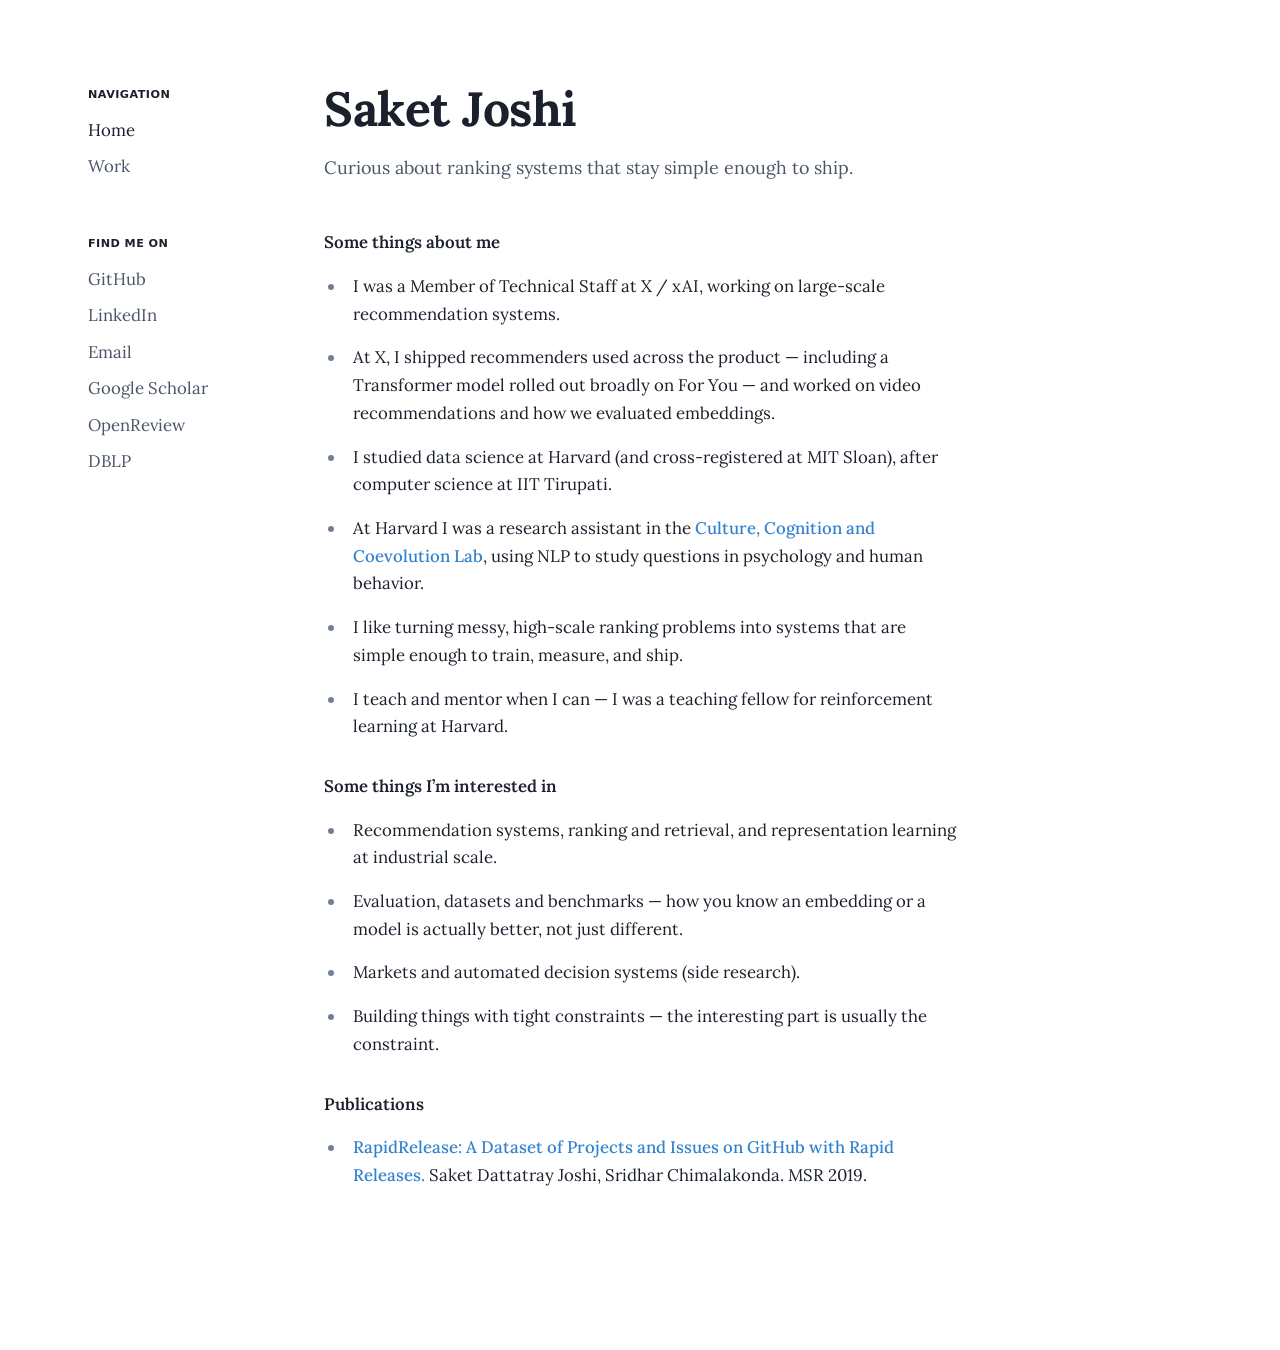
<file: index.html>
<!DOCTYPE html>
<html lang="en">
<head>
  <meta charset="utf-8" />
  <meta name="viewport" content="width=device-width, initial-scale=1" />
  <title>Saket Joshi</title>
  <meta name="description" content="Machine learning engineer — large-scale recommenders, evaluation, and systems that ship." />
  <meta name="robots" content="index,follow" />
  <meta property="og:title" content="Saket Joshi" />
  <meta property="og:description" content="Machine learning engineer — large-scale recommenders, evaluation, and systems that ship." />
  <link rel="preconnect" href="https://fonts.googleapis.com" />
  <link rel="preconnect" href="https://fonts.gstatic.com" crossorigin />
  <link href="https://fonts.googleapis.com/css2?family=Lora:ital,wght@0,400;0,500;0,600;0,700;1,400&display=swap" rel="stylesheet" />
  <link rel="stylesheet" href="css/styles.css" />
</head>
<body>
  <header class="top-bar">
    <div class="top-bar-inner">
      <nav class="top-links" aria-label="Primary">
        <a href="index.html" aria-current="page">Home</a>
        <a href="work/index.html">Work</a>
      </nav>
      <button type="button" class="menu-btn" id="menu-btn" aria-label="Menu" aria-expanded="false" aria-controls="mobile-panel">
        <svg viewBox="0 0 24 24" fill="none" stroke="currentColor" stroke-width="2" stroke-linecap="round" aria-hidden="true">
          <line x1="3" y1="6" x2="21" y2="6"></line>
          <line x1="3" y1="12" x2="21" y2="12"></line>
          <line x1="3" y1="18" x2="21" y2="18"></line>
        </svg>
      </button>
    </div>
  </header>

  <div class="mobile-panel" id="mobile-panel">
    <p class="label">Navigation</p>
    <a href="index.html" aria-current="page">Home</a>
    <a href="work/index.html">Work</a>
    <p class="label">Find me on</p>
    <a href="https://github.com/saketrule" target="_blank" rel="noopener">GitHub</a>
    <a href="https://www.linkedin.com/in/saket-dattatray-joshi" target="_blank" rel="noopener">LinkedIn</a>
    <a href="mailto:saketrule@gmail.com">Email</a>
    <a href="https://scholar.google.com/citations?user=wfl7wA8AAAAJ" target="_blank" rel="noopener">Google Scholar</a>
    <a href="https://openreview.net/profile?id=~Saket_Joshi2" target="_blank" rel="noopener">OpenReview</a>
    <a href="https://dblp.org/pid/243/2549.html" target="_blank" rel="noopener">DBLP</a>
  </div>

  <aside class="side-nav" aria-label="Sidebar">
    <div class="group">
      <p class="label">Navigation</p>
      <a href="index.html" aria-current="page">Home</a>
      <a href="work/index.html">Work</a>
      </div>
    <div class="group">
      <p class="label">Find me on</p>
      <a href="https://github.com/saketrule" target="_blank" rel="noopener">GitHub</a>
      <a href="https://www.linkedin.com/in/saket-dattatray-joshi" target="_blank" rel="noopener">LinkedIn</a>
      <a href="mailto:saketrule@gmail.com">Email</a>
      <a href="https://scholar.google.com/citations?user=wfl7wA8AAAAJ" target="_blank" rel="noopener">Google Scholar</a>
      <a href="https://openreview.net/profile?id=~Saket_Joshi2" target="_blank" rel="noopener">OpenReview</a>
      <a href="https://dblp.org/pid/243/2549.html" target="_blank" rel="noopener">DBLP</a>
    </div>
  </aside>

  <main class="shell">
    <article>
      <h1>Saket Joshi</h1>
      <p class="lede">Curious about ranking systems that stay simple enough to ship.</p>

      <p><strong>Some things about me</strong></p>
      <ul class="plain">
        <li>I was a Member of Technical Staff at X / xAI, working on large-scale recommendation systems.</li>
        <li>At X, I shipped recommenders used across the product — including a Transformer model rolled out broadly on For You — and worked on video recommendations and how we evaluated embeddings.</li>
        <li>I studied data science at Harvard (and cross-registered at MIT Sloan), after computer science at IIT Tirupati.</li>
        <li>At Harvard I was a research assistant in the <a href="https://historicalpsychology.fas.harvard.edu/saket-joshi/" target="_blank" rel="noopener">Culture, Cognition and Coevolution Lab</a>, using NLP to study questions in psychology and human behavior.</li>
        <li>I like turning messy, high-scale ranking problems into systems that are simple enough to train, measure, and ship.</li>
        <li>I teach and mentor when I can — I was a teaching fellow for reinforcement learning at Harvard.</li>
      </ul>

      <p><strong>Some things I’m interested in</strong></p>
      <ul class="plain">
        <li>Recommendation systems, ranking and retrieval, and representation learning at industrial scale.</li>
        <li>Evaluation, datasets and benchmarks — how you know an embedding or a model is actually better, not just different.</li>
        <li>Markets and automated decision systems (side research).</li>
        <li>Building things with tight constraints — the interesting part is usually the constraint.</li>
      </ul>

      <p><strong>Publications</strong></p>
      <ul class="plain">
        <li><a href="https://dblp.org/pid/243/2549.html" target="_blank" rel="noopener">RapidRelease: A Dataset of Projects and Issues on GitHub with Rapid Releases.</a> Saket Dattatray Joshi, Sridhar Chimalakonda. MSR 2019.</li>
      </ul>
    </article>
  </main>

  <script src="js/main.js"></script>
</body>
</html>
</file>
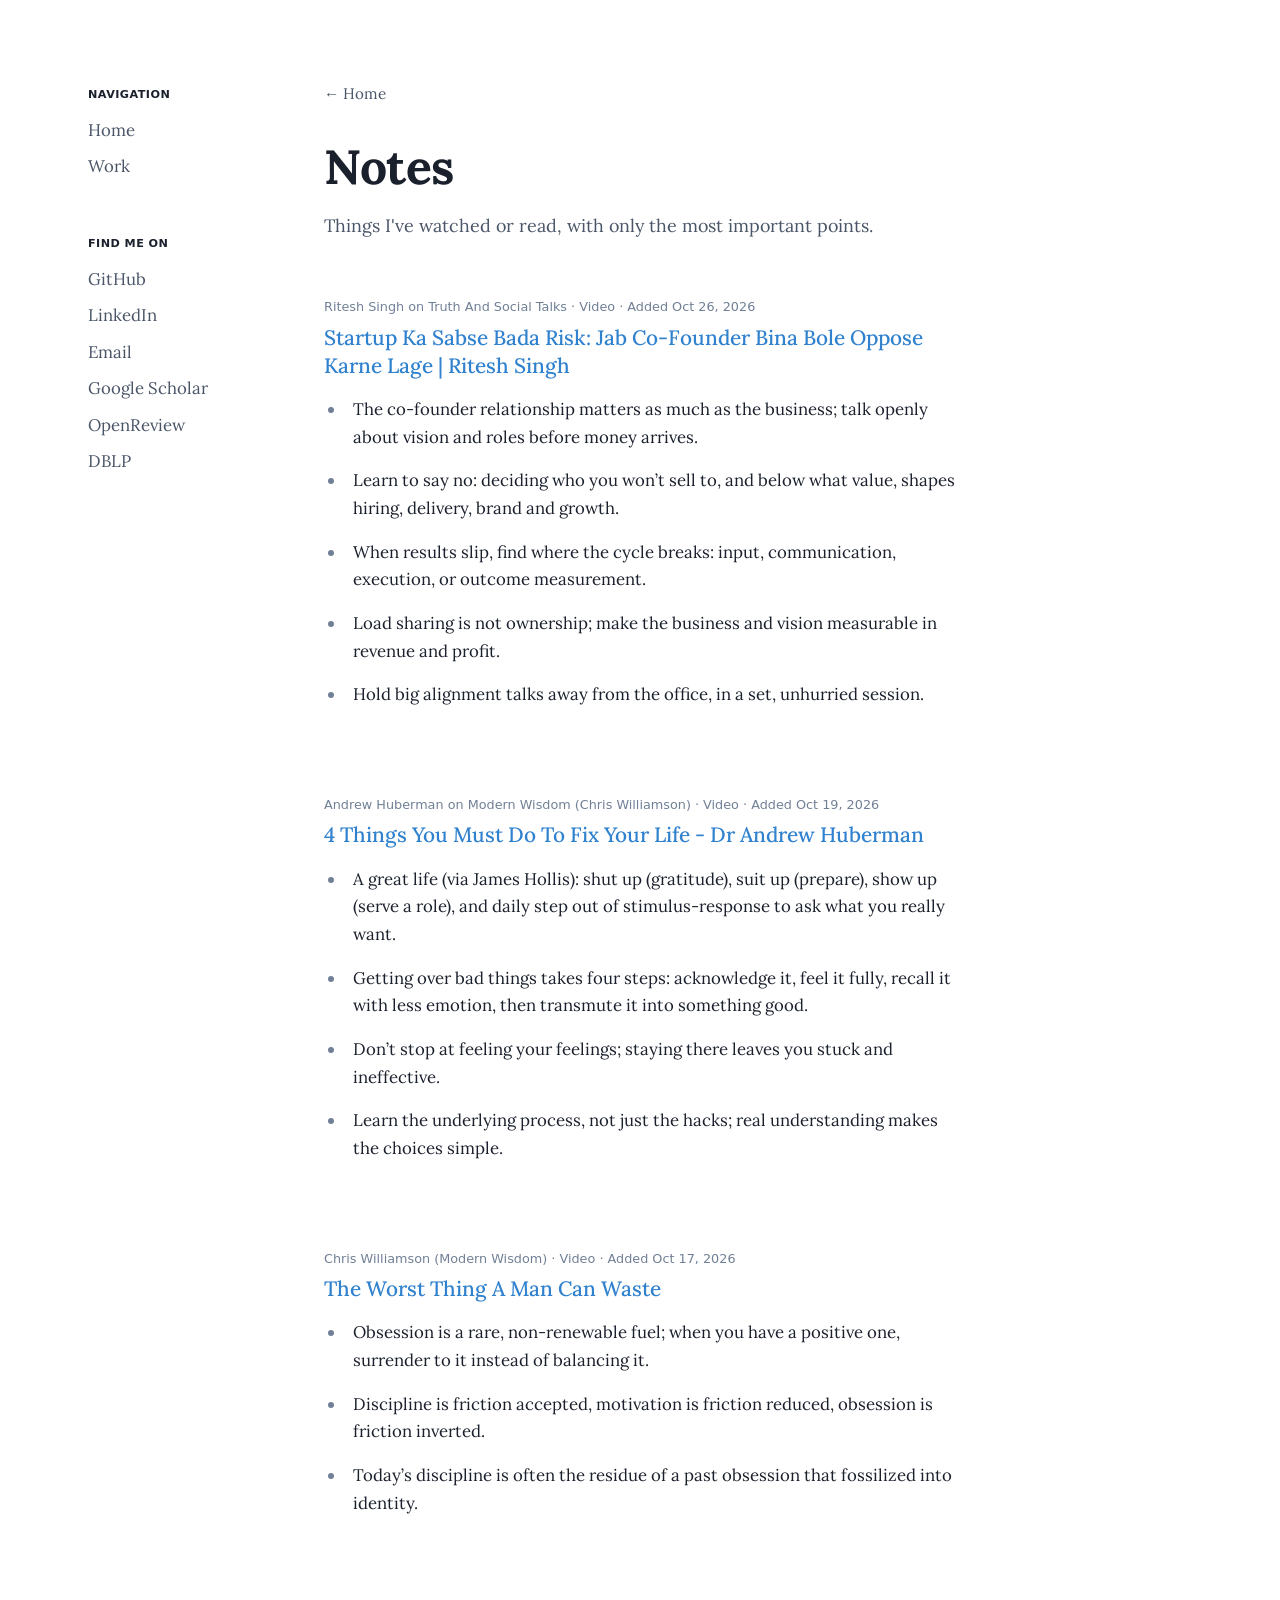
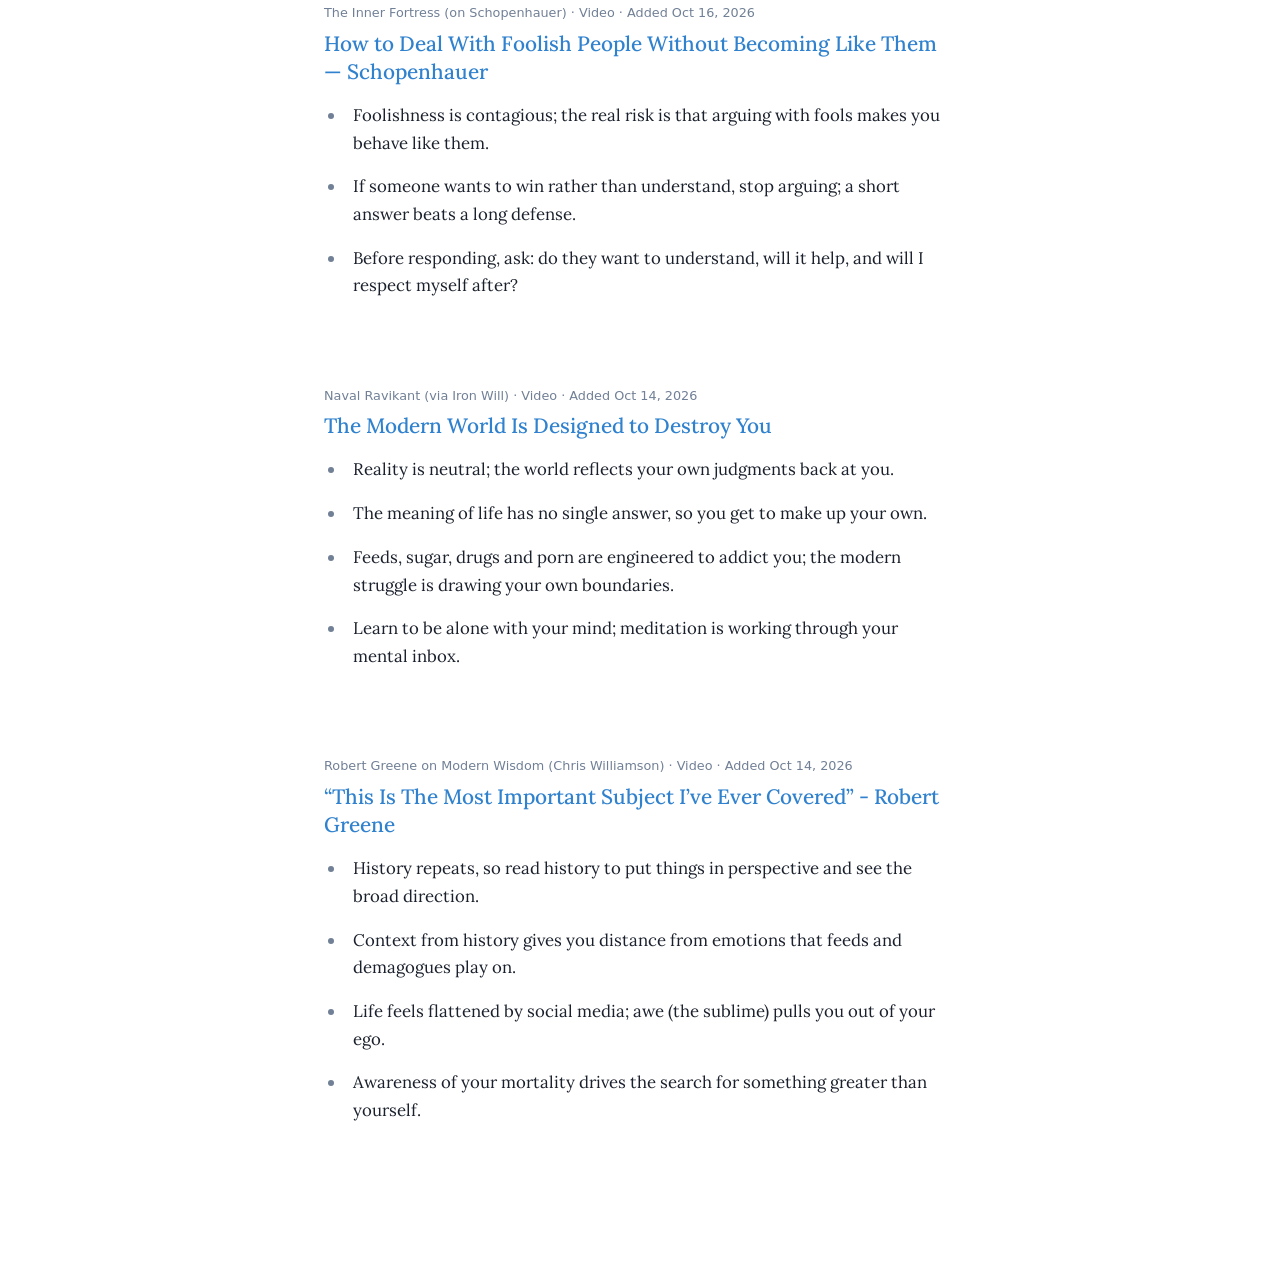
<file: notes/index.html>
<!DOCTYPE html>
<html lang="en">
<head>
  <meta charset="utf-8" />
  <meta name="viewport" content="width=device-width, initial-scale=1" />
  <title>Notes — Saket Joshi</title>
  <meta name="description" content="Things I've watched or read, with only the most important points." />
  <meta name="robots" content="index,follow" />
  <meta property="og:title" content="Notes — Saket Joshi" />
  <meta property="og:description" content="Things I've watched or read, with only the most important points." />
  <link rel="preconnect" href="https://fonts.googleapis.com" />
  <link rel="preconnect" href="https://fonts.gstatic.com" crossorigin />
  <link href="https://fonts.googleapis.com/css2?family=Lora:ital,wght@0,400;0,500;0,600;0,700;1,400&display=swap" rel="stylesheet" />
  <link rel="stylesheet" href="../css/styles.css" />
</head>
<body>
  <header class="top-bar">
    <div class="top-bar-inner">
      <nav class="top-links" aria-label="Primary">
        <a href="../index.html">Home</a>
        <a href="../work/index.html" >Work</a>
      </nav>
      <button type="button" class="menu-btn" id="menu-btn" aria-label="Menu" aria-expanded="false" aria-controls="mobile-panel">
        <svg viewBox="0 0 24 24" fill="none" stroke="currentColor" stroke-width="2" stroke-linecap="round" aria-hidden="true">
          <line x1="3" y1="6" x2="21" y2="6"></line>
          <line x1="3" y1="12" x2="21" y2="12"></line>
          <line x1="3" y1="18" x2="21" y2="18"></line>
        </svg>
      </button>
    </div>
  </header>

  <div class="mobile-panel" id="mobile-panel">
    <p class="label">Navigation</p>
    <a href="../index.html">Home</a>
    <a href="../work/index.html" >Work</a>
    <p class="label">Find me on</p>
    <a href="https://github.com/saketrule" target="_blank" rel="noopener">GitHub</a>
    <a href="https://www.linkedin.com/in/saket-dattatray-joshi" target="_blank" rel="noopener">LinkedIn</a>
    <a href="mailto:saketrule@gmail.com">Email</a>
    <a href="https://scholar.google.com/citations?user=wfl7wA8AAAAJ" target="_blank" rel="noopener">Google Scholar</a>
    <a href="https://openreview.net/profile?id=~Saket_Joshi2" target="_blank" rel="noopener">OpenReview</a>
    <a href="https://dblp.org/pid/243/2549.html" target="_blank" rel="noopener">DBLP</a>
  </div>

  <aside class="side-nav" aria-label="Sidebar">
    <div class="group">
      <p class="label">Navigation</p>
      <a href="../index.html">Home</a>
      <a href="../work/index.html" >Work</a>
      </div>
    <div class="group">
      <p class="label">Find me on</p>
      <a href="https://github.com/saketrule" target="_blank" rel="noopener">GitHub</a>
      <a href="https://www.linkedin.com/in/saket-dattatray-joshi" target="_blank" rel="noopener">LinkedIn</a>
      <a href="mailto:saketrule@gmail.com">Email</a>
      <a href="https://scholar.google.com/citations?user=wfl7wA8AAAAJ" target="_blank" rel="noopener">Google Scholar</a>
      <a href="https://openreview.net/profile?id=~Saket_Joshi2" target="_blank" rel="noopener">OpenReview</a>
      <a href="https://dblp.org/pid/243/2549.html" target="_blank" rel="noopener">DBLP</a>
    </div>
  </aside>

  <main class="shell">
    <article class="">
      <a class="back" href="../index.html">← Home</a>
      <h1>Notes</h1>
      <p class="lede">Things I've watched or read, with only the most important points.</p>

      <!-- Newest first. To add an entry, copy an ENTRY block and paste it at the top of .cards. -->
      <div class="cards">
        <!-- ===== ENTRY: Startup Ka Sabse Bada Risk ===== -->
        <section class="card">
          <p class="meta">Ritesh Singh on Truth And Social Talks · Video · Added Oct 26, 2026</p>
          <h3><a href="https://youtu.be/PRujE97Kyps" target="_blank" rel="noopener">Startup Ka Sabse Bada Risk: Jab Co-Founder Bina Bole Oppose Karne Lage | Ritesh Singh</a></h3>
          <ul class="plain">
            <li>The co-founder relationship matters as much as the business; talk openly about vision and roles before money arrives.</li>
            <li>Learn to say no: deciding who you won’t sell to, and below what value, shapes hiring, delivery, brand and growth.</li>
            <li>When results slip, find where the cycle breaks: input, communication, execution, or outcome measurement.</li>
            <li>Load sharing is not ownership; make the business and vision measurable in revenue and profit.</li>
            <li>Hold big alignment talks away from the office, in a set, unhurried session.</li>
          </ul>
        </section>
        <!-- ===== END ENTRY ===== -->

        <!-- ===== ENTRY: 4 Things You Must Do To Fix Your Life - Dr Andrew Huberman ===== -->
        <section class="card">
          <p class="meta">Andrew Huberman on Modern Wisdom (Chris Williamson) · Video · Added Oct 19, 2026</p>
          <h3><a href="https://youtu.be/fYyzlv1byOM" target="_blank" rel="noopener">4 Things You Must Do To Fix Your Life - Dr Andrew Huberman</a></h3>
          <ul class="plain">
            <li>A great life (via James Hollis): shut up (gratitude), suit up (prepare), show up (serve a role), and daily step out of stimulus-response to ask what you really want.</li>
            <li>Getting over bad things takes four steps: acknowledge it, feel it fully, recall it with less emotion, then transmute it into something good.</li>
            <li>Don’t stop at feeling your feelings; staying there leaves you stuck and ineffective.</li>
            <li>Learn the underlying process, not just the hacks; real understanding makes the choices simple.</li>
          </ul>
        </section>
        <!-- ===== END ENTRY ===== -->

        <!-- ===== ENTRY: The Worst Thing A Man Can Waste ===== -->
        <section class="card">
          <p class="meta">Chris Williamson (Modern Wisdom) · Video · Added Oct 17, 2026</p>
          <h3><a href="https://youtu.be/0GISrdSHUuk" target="_blank" rel="noopener">The Worst Thing A Man Can Waste</a></h3>
          <ul class="plain">
            <li>Obsession is a rare, non-renewable fuel; when you have a positive one, surrender to it instead of balancing it.</li>
            <li>Discipline is friction accepted, motivation is friction reduced, obsession is friction inverted.</li>
            <li>Today’s discipline is often the residue of a past obsession that fossilized into identity.</li>
          </ul>
        </section>
        <!-- ===== END ENTRY ===== -->

        <!-- ===== ENTRY: How to Deal With Foolish People Without Becoming Like Them — Schopenhauer ===== -->
        <section class="card">
          <p class="meta">The Inner Fortress (on Schopenhauer) · Video · Added Oct 16, 2026</p>
          <h3><a href="https://youtu.be/DqJI-sSwQSc" target="_blank" rel="noopener">How to Deal With Foolish People Without Becoming Like Them — Schopenhauer</a></h3>
          <ul class="plain">
            <li>Foolishness is contagious; the real risk is that arguing with fools makes you behave like them.</li>
            <li>If someone wants to win rather than understand, stop arguing; a short answer beats a long defense.</li>
            <li>Before responding, ask: do they want to understand, will it help, and will I respect myself after?</li>
          </ul>
        </section>
        <!-- ===== END ENTRY ===== -->

        <!-- ===== ENTRY: The Modern World Is Designed to Destroy You ===== -->
        <section class="card">
          <p class="meta">Naval Ravikant (via Iron Will) · Video · Added Oct 14, 2026</p>
          <h3><a href="https://youtu.be/NuSwoUn69-Y" target="_blank" rel="noopener">The Modern World Is Designed to Destroy You</a></h3>
          <ul class="plain">
            <li>Reality is neutral; the world reflects your own judgments back at you.</li>
            <li>The meaning of life has no single answer, so you get to make up your own.</li>
            <li>Feeds, sugar, drugs and porn are engineered to addict you; the modern struggle is drawing your own boundaries.</li>
            <li>Learn to be alone with your mind; meditation is working through your mental inbox.</li>
          </ul>
        </section>
        <!-- ===== END ENTRY ===== -->

        <!-- ===== ENTRY: “This Is The Most Important Subject I’ve Ever Covered” - Robert Greene ===== -->
        <section class="card">
          <p class="meta">Robert Greene on Modern Wisdom (Chris Williamson) · Video · Added Oct 14, 2026</p>
          <h3><a href="https://youtu.be/TQHgk-qft-8" target="_blank" rel="noopener">“This Is The Most Important Subject I’ve Ever Covered” - Robert Greene</a></h3>
          <ul class="plain">
            <li>History repeats, so read history to put things in perspective and see the broad direction.</li>
            <li>Context from history gives you distance from emotions that feeds and demagogues play on.</li>
            <li>Life feels flattened by social media; awe (the sublime) pulls you out of your ego.</li>
            <li>Awareness of your mortality drives the search for something greater than yourself.</li>
          </ul>
        </section>
        <!-- ===== END ENTRY ===== -->
      </div>
    </article>
  </main>

  <script src="../js/main.js"></script>
</body>
</html>
</file>
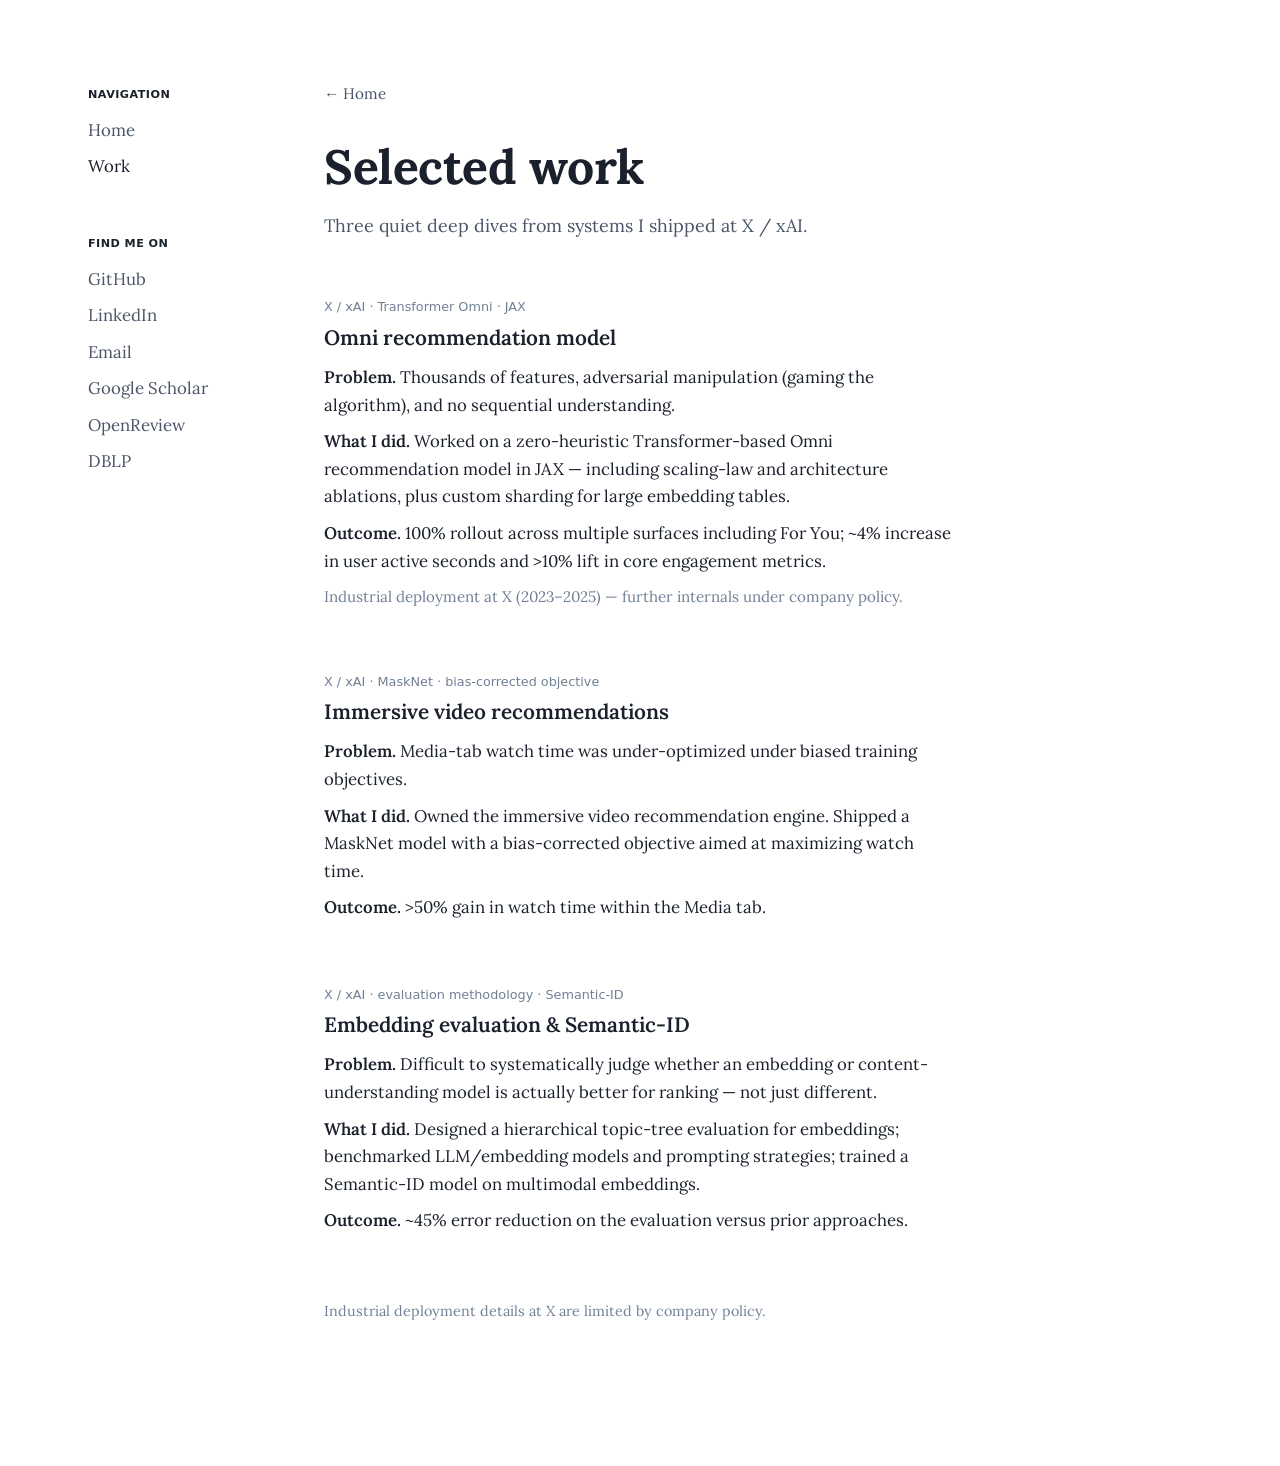
<file: work/index.html>
<!DOCTYPE html>
<html lang="en">
<head>
  <meta charset="utf-8" />
  <meta name="viewport" content="width=device-width, initial-scale=1" />
  <title>Selected work — Saket Joshi</title>
  <meta name="description" content="Omni recommendations, immersive video, and embedding evaluation at industrial scale." />
  <meta name="robots" content="index,follow" />
  <meta property="og:title" content="Selected work — Saket Joshi" />
  <meta property="og:description" content="Omni recommendations, immersive video, and embedding evaluation at industrial scale." />
  <link rel="preconnect" href="https://fonts.googleapis.com" />
  <link rel="preconnect" href="https://fonts.gstatic.com" crossorigin />
  <link href="https://fonts.googleapis.com/css2?family=Lora:ital,wght@0,400;0,500;0,600;0,700;1,400&display=swap" rel="stylesheet" />
  <link rel="stylesheet" href="../css/styles.css" />
</head>
<body>
  <header class="top-bar">
    <div class="top-bar-inner">
      <nav class="top-links" aria-label="Primary">
        <a href="../index.html">Home</a>
        <a href="../work/index.html" aria-current="page">Work</a>
      </nav>
      <button type="button" class="menu-btn" id="menu-btn" aria-label="Menu" aria-expanded="false" aria-controls="mobile-panel">
        <svg viewBox="0 0 24 24" fill="none" stroke="currentColor" stroke-width="2" stroke-linecap="round" aria-hidden="true">
          <line x1="3" y1="6" x2="21" y2="6"></line>
          <line x1="3" y1="12" x2="21" y2="12"></line>
          <line x1="3" y1="18" x2="21" y2="18"></line>
        </svg>
      </button>
    </div>
  </header>

  <div class="mobile-panel" id="mobile-panel">
    <p class="label">Navigation</p>
    <a href="../index.html">Home</a>
    <a href="../work/index.html" aria-current="page">Work</a>
    <p class="label">Find me on</p>
    <a href="https://github.com/saketrule" target="_blank" rel="noopener">GitHub</a>
    <a href="https://www.linkedin.com/in/saket-dattatray-joshi" target="_blank" rel="noopener">LinkedIn</a>
    <a href="mailto:saketrule@gmail.com">Email</a>
    <a href="https://scholar.google.com/citations?user=wfl7wA8AAAAJ" target="_blank" rel="noopener">Google Scholar</a>
    <a href="https://openreview.net/profile?id=~Saket_Joshi2" target="_blank" rel="noopener">OpenReview</a>
    <a href="https://dblp.org/pid/243/2549.html" target="_blank" rel="noopener">DBLP</a>
  </div>

  <aside class="side-nav" aria-label="Sidebar">
    <div class="group">
      <p class="label">Navigation</p>
      <a href="../index.html">Home</a>
      <a href="../work/index.html" aria-current="page">Work</a>
      </div>
    <div class="group">
      <p class="label">Find me on</p>
      <a href="https://github.com/saketrule" target="_blank" rel="noopener">GitHub</a>
      <a href="https://www.linkedin.com/in/saket-dattatray-joshi" target="_blank" rel="noopener">LinkedIn</a>
      <a href="mailto:saketrule@gmail.com">Email</a>
      <a href="https://scholar.google.com/citations?user=wfl7wA8AAAAJ" target="_blank" rel="noopener">Google Scholar</a>
      <a href="https://openreview.net/profile?id=~Saket_Joshi2" target="_blank" rel="noopener">OpenReview</a>
      <a href="https://dblp.org/pid/243/2549.html" target="_blank" rel="noopener">DBLP</a>
    </div>
  </aside>

  <main class="shell">
    <article class="">
      <a class="back" href="../index.html">← Home</a>
      <h1>Selected work</h1>
      <p class="lede">Three quiet deep dives from systems I shipped at X / xAI.</p>

      <div class="cards">
        <section class="card" id="omni">
          <p class="meta">X / xAI · Transformer Omni · JAX</p>
          <h3>Omni recommendation model</h3>
          <p><strong>Problem.</strong> Thousands of features, adversarial manipulation (gaming the algorithm), and no sequential understanding.</p>
          <p><strong>What I did.</strong> Worked on a zero-heuristic Transformer-based Omni recommendation model in JAX — including scaling-law and architecture ablations, plus custom sharding for large embedding tables.</p>
          <p><strong>Outcome.</strong> 100% rollout across multiple surfaces including For You; ~4% increase in user active seconds and &gt;10% lift in core engagement metrics.</p>
          <p class="detail" style="color:#718096;font-size:0.95rem;">Industrial deployment at X (2023–2025) — further internals under company policy.</p>
        </section>

        <section class="card" id="video">
          <p class="meta">X / xAI · MaskNet · bias-corrected objective</p>
          <h3>Immersive video recommendations</h3>
          <p><strong>Problem.</strong> Media-tab watch time was under-optimized under biased training objectives.</p>
          <p><strong>What I did.</strong> Owned the immersive video recommendation engine. Shipped a MaskNet model with a bias-corrected objective aimed at maximizing watch time.</p>
          <p><strong>Outcome.</strong> &gt;50% gain in watch time within the Media tab.</p>
        </section>

        <section class="card" id="embeddings">
          <p class="meta">X / xAI · evaluation methodology · Semantic-ID</p>
          <h3>Embedding evaluation &amp; Semantic-ID</h3>
          <p><strong>Problem.</strong> Difficult to systematically judge whether an embedding or content-understanding model is actually better for ranking — not just different.</p>
          <p><strong>What I did.</strong> Designed a hierarchical topic-tree evaluation for embeddings; benchmarked LLM/embedding models and prompting strategies; trained a Semantic-ID model on multimodal embeddings.</p>
          <p><strong>Outcome.</strong> ~45% error reduction on the evaluation versus prior approaches.</p>
        </section>
      </div>

      <p class="footer-note">Industrial deployment details at X are limited by company policy.</p>

    </article>
  </main>

  <script src="../js/main.js"></script>
</body>
</html>
</file>
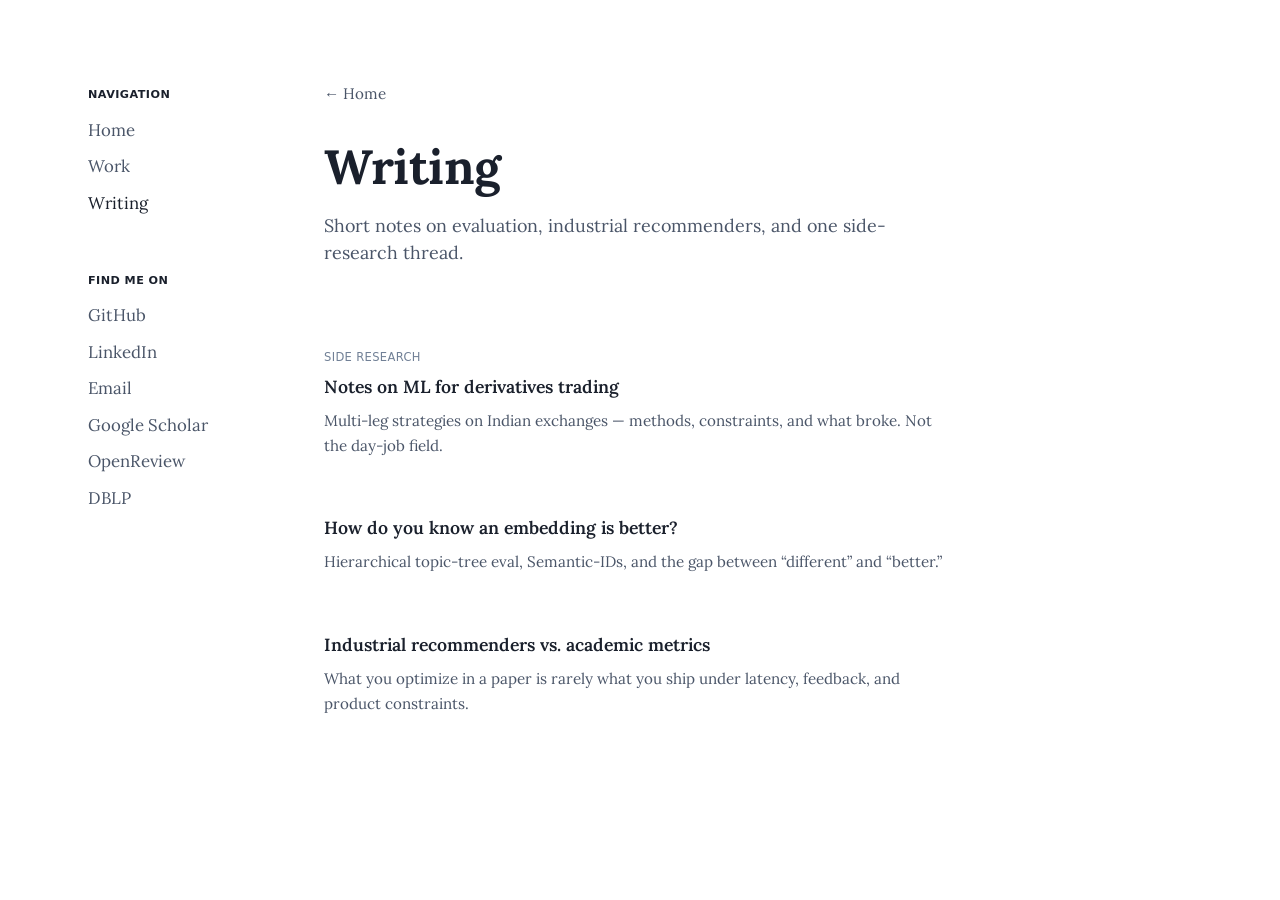
<file: writing/index.html>
<!DOCTYPE html>
<html lang="en">
<head>
  <meta charset="utf-8" />
  <meta name="viewport" content="width=device-width, initial-scale=1" />
  <title>Writing — Saket Joshi</title>
  <meta name="description" content="Notes on evaluation, recommenders, and side research." />
  <meta name="robots" content="index,follow" />
  <meta property="og:title" content="Writing — Saket Joshi" />
  <meta property="og:description" content="Notes on evaluation, recommenders, and side research." />
  <link rel="preconnect" href="https://fonts.googleapis.com" />
  <link rel="preconnect" href="https://fonts.gstatic.com" crossorigin />
  <link href="https://fonts.googleapis.com/css2?family=Lora:ital,wght@0,400;0,500;0,600;0,700;1,400&display=swap" rel="stylesheet" />
  <link rel="stylesheet" href="../css/styles.css" />
</head>
<body>
  <header class="top-bar">
    <div class="top-bar-inner">
      <nav class="top-links" aria-label="Primary">
        <a href="../index.html">Home</a>
        <a href="../work/index.html">Work</a>
        <a href="../writing/index.html" aria-current="page">Writing</a>
      </nav>
      <button type="button" class="menu-btn" id="menu-btn" aria-label="Menu" aria-expanded="false" aria-controls="mobile-panel">
        <svg viewBox="0 0 24 24" fill="none" stroke="currentColor" stroke-width="2" stroke-linecap="round" aria-hidden="true">
          <line x1="3" y1="6" x2="21" y2="6"></line>
          <line x1="3" y1="12" x2="21" y2="12"></line>
          <line x1="3" y1="18" x2="21" y2="18"></line>
        </svg>
      </button>
    </div>
  </header>

  <div class="mobile-panel" id="mobile-panel">
    <p class="label">Navigation</p>
    <a href="../index.html">Home</a>
    <a href="../work/index.html">Work</a>
    <a href="../writing/index.html" aria-current="page">Writing</a>
    <p class="label">Find me on</p>
    <a href="https://github.com/saketrule" target="_blank" rel="noopener">GitHub</a>
    <a href="https://www.linkedin.com/in/saket-dattatray-joshi" target="_blank" rel="noopener">LinkedIn</a>
    <a href="mailto:saketrule@gmail.com">Email</a>
    <a href="https://scholar.google.com/citations?user=wfl7wA8AAAAJ" target="_blank" rel="noopener">Google Scholar</a>
    <a href="https://openreview.net/profile?id=~Saket_Joshi2" target="_blank" rel="noopener">OpenReview</a>
    <a href="https://dblp.org/pid/243/2549.html" target="_blank" rel="noopener">DBLP</a>
  </div>

  <aside class="side-nav" aria-label="Sidebar">
    <div class="group">
      <p class="label">Navigation</p>
      <a href="../index.html">Home</a>
      <a href="../work/index.html">Work</a>
      <a href="../writing/index.html" aria-current="page">Writing</a>
    </div>
    <div class="group">
      <p class="label">Find me on</p>
      <a href="https://github.com/saketrule" target="_blank" rel="noopener">GitHub</a>
      <a href="https://www.linkedin.com/in/saket-dattatray-joshi" target="_blank" rel="noopener">LinkedIn</a>
      <a href="mailto:saketrule@gmail.com">Email</a>
      <a href="https://scholar.google.com/citations?user=wfl7wA8AAAAJ" target="_blank" rel="noopener">Google Scholar</a>
      <a href="https://openreview.net/profile?id=~Saket_Joshi2" target="_blank" rel="noopener">OpenReview</a>
      <a href="https://dblp.org/pid/243/2549.html" target="_blank" rel="noopener">DBLP</a>
    </div>
  </aside>

  <main class="shell">
    <article class="">
      <a class="back" href="../index.html">← Home</a>
      <h1>Writing</h1>
      <p class="lede">Short notes on evaluation, industrial recommenders, and one side-research thread.</p>

      <ul class="write-list">
        <li>
          <p class="tag">Side research</p>
          <a href="ml-for-derivatives.html">Notes on ML for derivatives trading</a>
          <p class="blurb">Multi-leg strategies on Indian exchanges — methods, constraints, and what broke. Not the day-job field.</p>
        </li>
        <li>
          <a href="embedding-evaluation.html">How do you know an embedding is better?</a>
          <p class="blurb">Hierarchical topic-tree eval, Semantic-IDs, and the gap between “different” and “better.”</p>
        </li>
        <li>
          <a href="industrial-recsys.html">Industrial recommenders vs. academic metrics</a>
          <p class="blurb">What you optimize in a paper is rarely what you ship under latency, feedback, and product constraints.</p>
        </li>
      </ul>

    </article>
  </main>

  <script src="../js/main.js"></script>
</body>
</html>
</file>
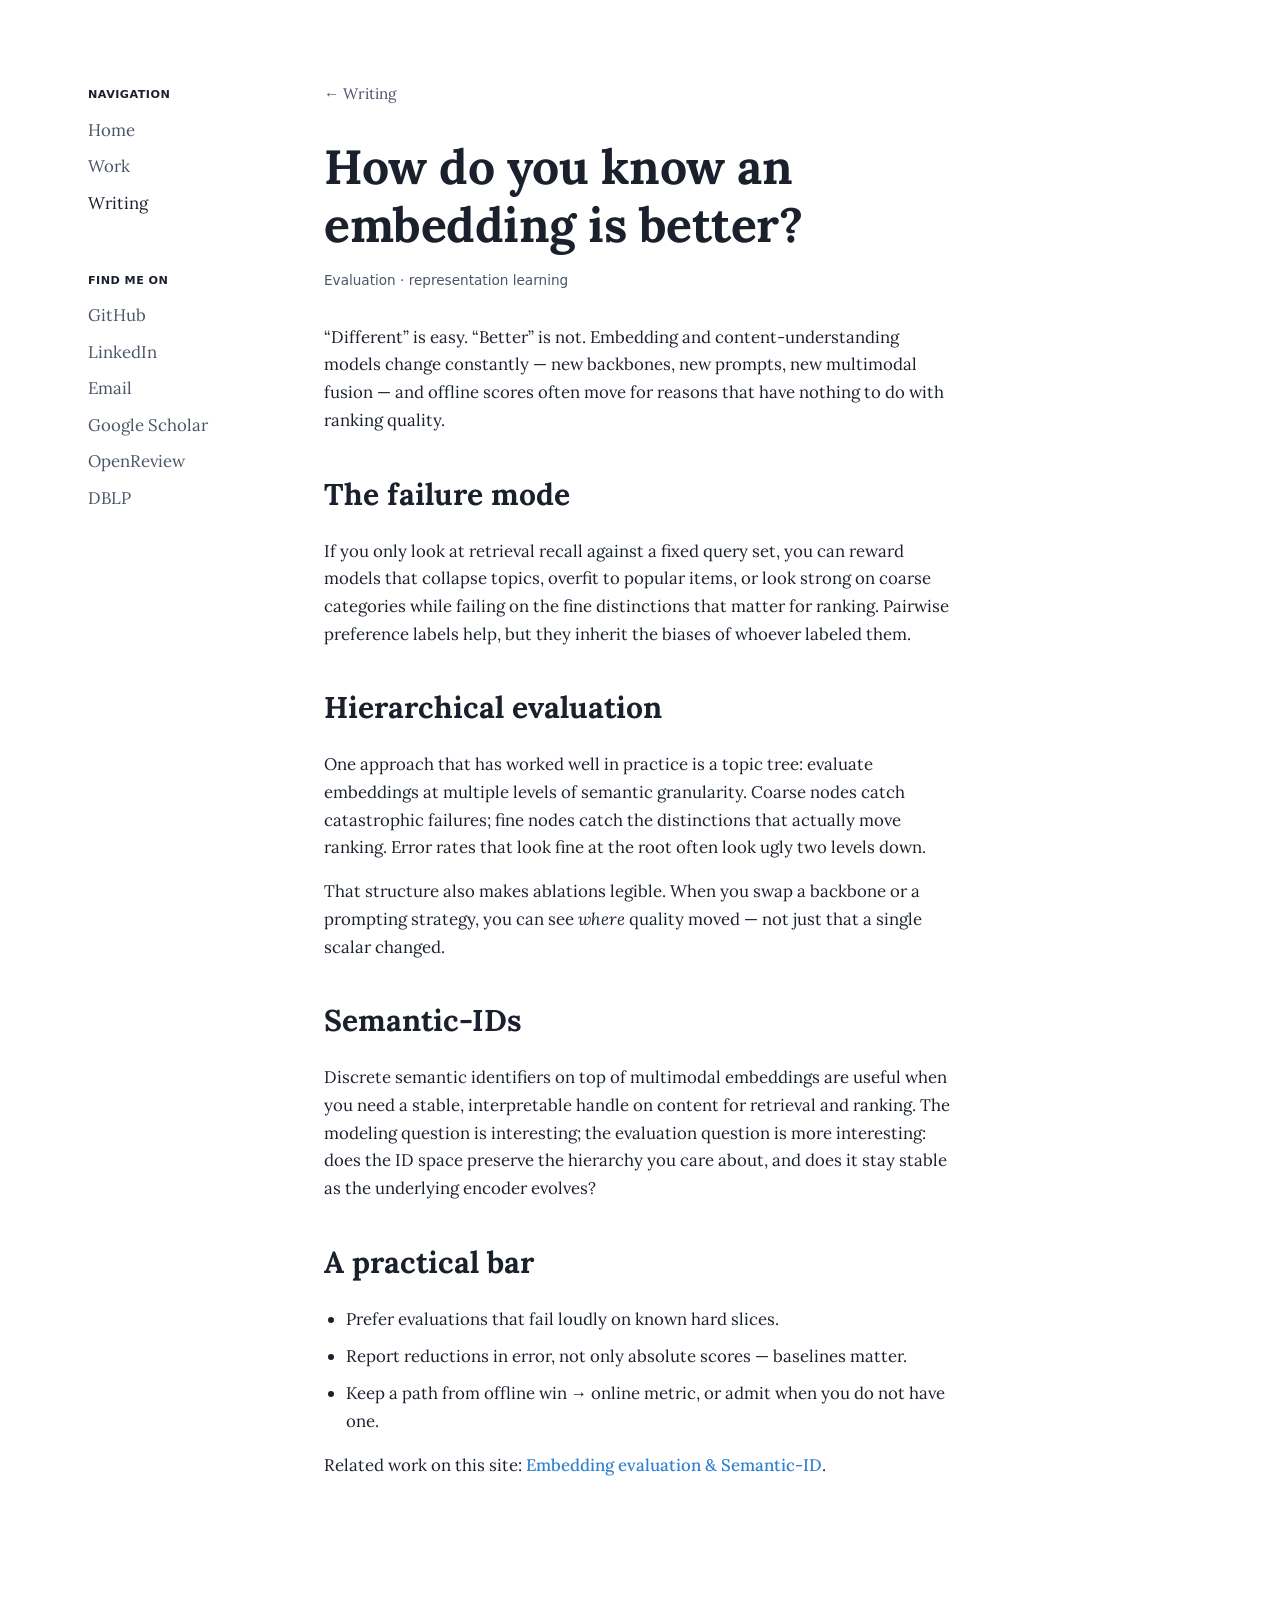
<file: writing/embedding-evaluation.html>
<!DOCTYPE html>
<html lang="en">
<head>
  <meta charset="utf-8" />
  <meta name="viewport" content="width=device-width, initial-scale=1" />
  <title>How do you know an embedding is better? — Saket Joshi</title>
  <meta name="description" content="Hierarchical evaluation, Semantic-IDs, and judging embedding quality honestly." />
  <meta name="robots" content="index,follow" />
  <meta property="og:title" content="How do you know an embedding is better? — Saket Joshi" />
  <meta property="og:description" content="Hierarchical evaluation, Semantic-IDs, and judging embedding quality honestly." />
  <link rel="preconnect" href="https://fonts.googleapis.com" />
  <link rel="preconnect" href="https://fonts.gstatic.com" crossorigin />
  <link href="https://fonts.googleapis.com/css2?family=Lora:ital,wght@0,400;0,500;0,600;0,700;1,400&display=swap" rel="stylesheet" />
  <link rel="stylesheet" href="../css/styles.css" />
</head>
<body>
  <header class="top-bar">
    <div class="top-bar-inner">
      <nav class="top-links" aria-label="Primary">
        <a href="../index.html">Home</a>
        <a href="../work/index.html">Work</a>
        <a href="../writing/index.html" aria-current="page">Writing</a>
      </nav>
      <button type="button" class="menu-btn" id="menu-btn" aria-label="Menu" aria-expanded="false" aria-controls="mobile-panel">
        <svg viewBox="0 0 24 24" fill="none" stroke="currentColor" stroke-width="2" stroke-linecap="round" aria-hidden="true">
          <line x1="3" y1="6" x2="21" y2="6"></line>
          <line x1="3" y1="12" x2="21" y2="12"></line>
          <line x1="3" y1="18" x2="21" y2="18"></line>
        </svg>
      </button>
    </div>
  </header>

  <div class="mobile-panel" id="mobile-panel">
    <p class="label">Navigation</p>
    <a href="../index.html">Home</a>
    <a href="../work/index.html">Work</a>
    <a href="../writing/index.html" aria-current="page">Writing</a>
    <p class="label">Find me on</p>
    <a href="https://github.com/saketrule" target="_blank" rel="noopener">GitHub</a>
    <a href="https://www.linkedin.com/in/saket-dattatray-joshi" target="_blank" rel="noopener">LinkedIn</a>
    <a href="mailto:saketrule@gmail.com">Email</a>
    <a href="https://scholar.google.com/citations?user=wfl7wA8AAAAJ" target="_blank" rel="noopener">Google Scholar</a>
    <a href="https://openreview.net/profile?id=~Saket_Joshi2" target="_blank" rel="noopener">OpenReview</a>
    <a href="https://dblp.org/pid/243/2549.html" target="_blank" rel="noopener">DBLP</a>
  </div>

  <aside class="side-nav" aria-label="Sidebar">
    <div class="group">
      <p class="label">Navigation</p>
      <a href="../index.html">Home</a>
      <a href="../work/index.html">Work</a>
      <a href="../writing/index.html" aria-current="page">Writing</a>
    </div>
    <div class="group">
      <p class="label">Find me on</p>
      <a href="https://github.com/saketrule" target="_blank" rel="noopener">GitHub</a>
      <a href="https://www.linkedin.com/in/saket-dattatray-joshi" target="_blank" rel="noopener">LinkedIn</a>
      <a href="mailto:saketrule@gmail.com">Email</a>
      <a href="https://scholar.google.com/citations?user=wfl7wA8AAAAJ" target="_blank" rel="noopener">Google Scholar</a>
      <a href="https://openreview.net/profile?id=~Saket_Joshi2" target="_blank" rel="noopener">OpenReview</a>
      <a href="https://dblp.org/pid/243/2549.html" target="_blank" rel="noopener">DBLP</a>
    </div>
  </aside>

  <main class="shell">
    <article class="article">
      <a class="back" href="index.html">← Writing</a>
      <h1>How do you know an embedding is better?</h1>
      <p class="meta">Evaluation · representation learning</p>

      <p>“Different” is easy. “Better” is not. Embedding and content-understanding models change constantly — new backbones, new prompts, new multimodal fusion — and offline scores often move for reasons that have nothing to do with ranking quality.</p>

      <h2>The failure mode</h2>
      <p>If you only look at retrieval recall against a fixed query set, you can reward models that collapse topics, overfit to popular items, or look strong on coarse categories while failing on the fine distinctions that matter for ranking. Pairwise preference labels help, but they inherit the biases of whoever labeled them.</p>

      <h2>Hierarchical evaluation</h2>
      <p>One approach that has worked well in practice is a topic tree: evaluate embeddings at multiple levels of semantic granularity. Coarse nodes catch catastrophic failures; fine nodes catch the distinctions that actually move ranking. Error rates that look fine at the root often look ugly two levels down.</p>

      <p>That structure also makes ablations legible. When you swap a backbone or a prompting strategy, you can see <em>where</em> quality moved — not just that a single scalar changed.</p>

      <h2>Semantic-IDs</h2>
      <p>Discrete semantic identifiers on top of multimodal embeddings are useful when you need a stable, interpretable handle on content for retrieval and ranking. The modeling question is interesting; the evaluation question is more interesting: does the ID space preserve the hierarchy you care about, and does it stay stable as the underlying encoder evolves?</p>

      <h2>A practical bar</h2>
      <ul>
        <li>Prefer evaluations that fail loudly on known hard slices.</li>
        <li>Report reductions in error, not only absolute scores — baselines matter.</li>
        <li>Keep a path from offline win → online metric, or admit when you do not have one.</li>
      </ul>

      <p>Related work on this site: <a href="../work/index.html#embeddings">Embedding evaluation &amp; Semantic-ID</a>.</p>

    </article>
  </main>

  <script src="../js/main.js"></script>
</body>
</html>
</file>
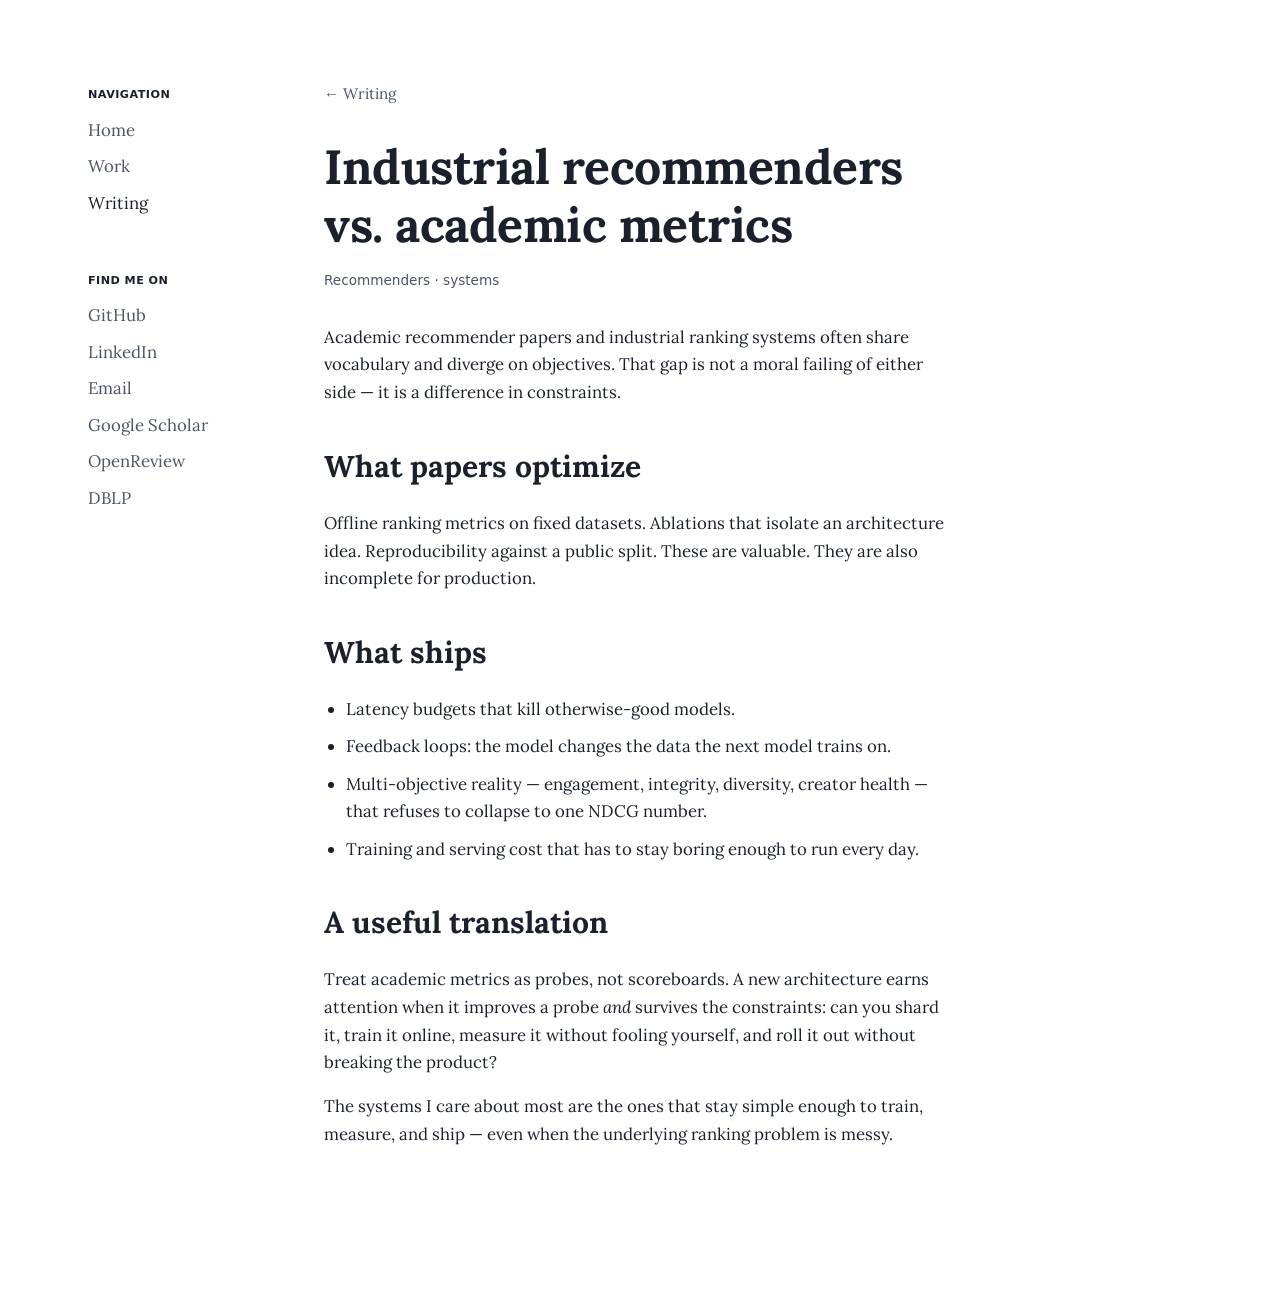
<file: writing/industrial-recsys.html>
<!DOCTYPE html>
<html lang="en">
<head>
  <meta charset="utf-8" />
  <meta name="viewport" content="width=device-width, initial-scale=1" />
  <title>Industrial recommenders vs. academic metrics — Saket Joshi</title>
  <meta name="description" content="What papers optimize versus what production ranking systems actually ship." />
  <meta name="robots" content="index,follow" />
  <meta property="og:title" content="Industrial recommenders vs. academic metrics — Saket Joshi" />
  <meta property="og:description" content="What papers optimize versus what production ranking systems actually ship." />
  <link rel="preconnect" href="https://fonts.googleapis.com" />
  <link rel="preconnect" href="https://fonts.gstatic.com" crossorigin />
  <link href="https://fonts.googleapis.com/css2?family=Lora:ital,wght@0,400;0,500;0,600;0,700;1,400&display=swap" rel="stylesheet" />
  <link rel="stylesheet" href="../css/styles.css" />
</head>
<body>
  <header class="top-bar">
    <div class="top-bar-inner">
      <nav class="top-links" aria-label="Primary">
        <a href="../index.html">Home</a>
        <a href="../work/index.html">Work</a>
        <a href="../writing/index.html" aria-current="page">Writing</a>
      </nav>
      <button type="button" class="menu-btn" id="menu-btn" aria-label="Menu" aria-expanded="false" aria-controls="mobile-panel">
        <svg viewBox="0 0 24 24" fill="none" stroke="currentColor" stroke-width="2" stroke-linecap="round" aria-hidden="true">
          <line x1="3" y1="6" x2="21" y2="6"></line>
          <line x1="3" y1="12" x2="21" y2="12"></line>
          <line x1="3" y1="18" x2="21" y2="18"></line>
        </svg>
      </button>
    </div>
  </header>

  <div class="mobile-panel" id="mobile-panel">
    <p class="label">Navigation</p>
    <a href="../index.html">Home</a>
    <a href="../work/index.html">Work</a>
    <a href="../writing/index.html" aria-current="page">Writing</a>
    <p class="label">Find me on</p>
    <a href="https://github.com/saketrule" target="_blank" rel="noopener">GitHub</a>
    <a href="https://www.linkedin.com/in/saket-dattatray-joshi" target="_blank" rel="noopener">LinkedIn</a>
    <a href="mailto:saketrule@gmail.com">Email</a>
    <a href="https://scholar.google.com/citations?user=wfl7wA8AAAAJ" target="_blank" rel="noopener">Google Scholar</a>
    <a href="https://openreview.net/profile?id=~Saket_Joshi2" target="_blank" rel="noopener">OpenReview</a>
    <a href="https://dblp.org/pid/243/2549.html" target="_blank" rel="noopener">DBLP</a>
  </div>

  <aside class="side-nav" aria-label="Sidebar">
    <div class="group">
      <p class="label">Navigation</p>
      <a href="../index.html">Home</a>
      <a href="../work/index.html">Work</a>
      <a href="../writing/index.html" aria-current="page">Writing</a>
    </div>
    <div class="group">
      <p class="label">Find me on</p>
      <a href="https://github.com/saketrule" target="_blank" rel="noopener">GitHub</a>
      <a href="https://www.linkedin.com/in/saket-dattatray-joshi" target="_blank" rel="noopener">LinkedIn</a>
      <a href="mailto:saketrule@gmail.com">Email</a>
      <a href="https://scholar.google.com/citations?user=wfl7wA8AAAAJ" target="_blank" rel="noopener">Google Scholar</a>
      <a href="https://openreview.net/profile?id=~Saket_Joshi2" target="_blank" rel="noopener">OpenReview</a>
      <a href="https://dblp.org/pid/243/2549.html" target="_blank" rel="noopener">DBLP</a>
    </div>
  </aside>

  <main class="shell">
    <article class="article">
      <a class="back" href="index.html">← Writing</a>
      <h1>Industrial recommenders vs. academic metrics</h1>
      <p class="meta">Recommenders · systems</p>

      <p>Academic recommender papers and industrial ranking systems often share vocabulary and diverge on objectives. That gap is not a moral failing of either side — it is a difference in constraints.</p>

      <h2>What papers optimize</h2>
      <p>Offline ranking metrics on fixed datasets. Ablations that isolate an architecture idea. Reproducibility against a public split. These are valuable. They are also incomplete for production.</p>

      <h2>What ships</h2>
      <ul>
        <li>Latency budgets that kill otherwise-good models.</li>
        <li>Feedback loops: the model changes the data the next model trains on.</li>
        <li>Multi-objective reality — engagement, integrity, diversity, creator health — that refuses to collapse to one NDCG number.</li>
        <li>Training and serving cost that has to stay boring enough to run every day.</li>
      </ul>

      <h2>A useful translation</h2>
      <p>Treat academic metrics as probes, not scoreboards. A new architecture earns attention when it improves a probe <em>and</em> survives the constraints: can you shard it, train it online, measure it without fooling yourself, and roll it out without breaking the product?</p>

      <p>The systems I care about most are the ones that stay simple enough to train, measure, and ship — even when the underlying ranking problem is messy.</p>

    </article>
  </main>

  <script src="../js/main.js"></script>
</body>
</html>
</file>
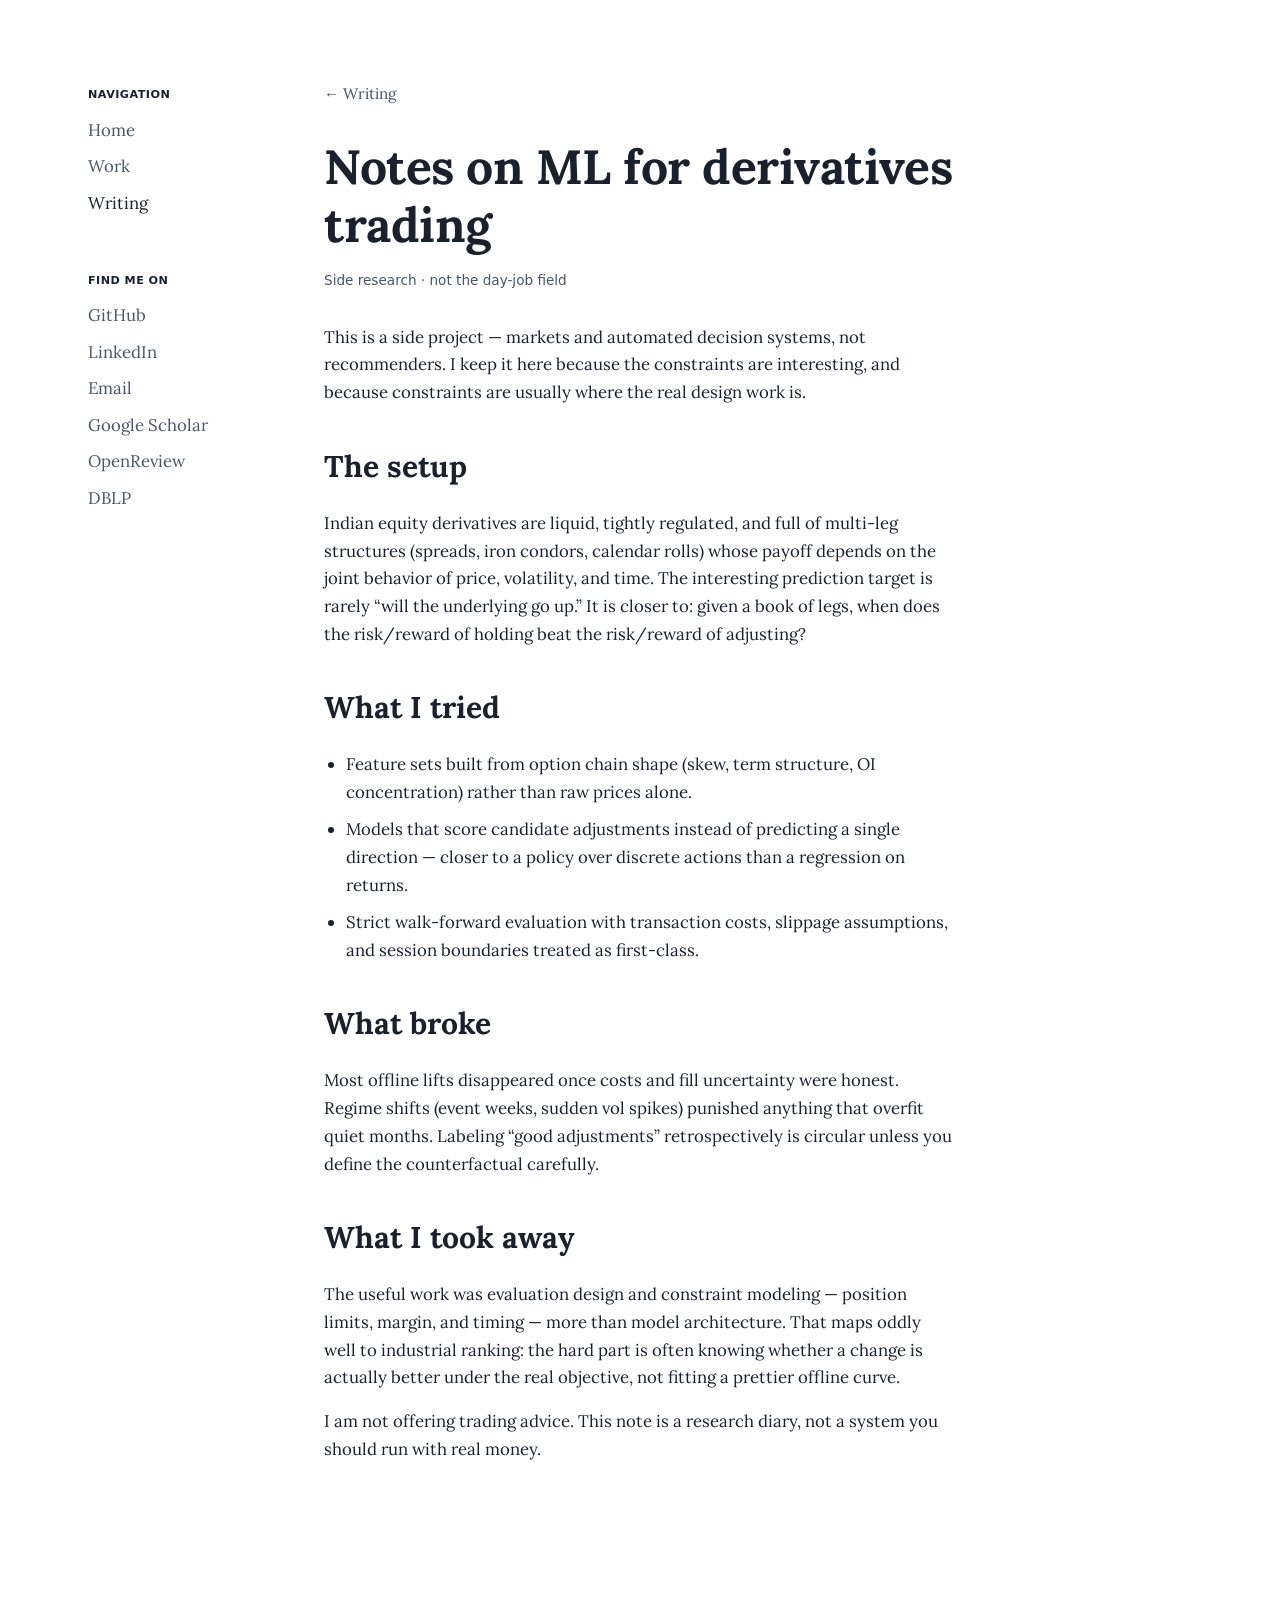
<file: writing/ml-for-derivatives.html>
<!DOCTYPE html>
<html lang="en">
<head>
  <meta charset="utf-8" />
  <meta name="viewport" content="width=device-width, initial-scale=1" />
  <title>Notes on ML for derivatives trading — Saket Joshi</title>
  <meta name="description" content="Side research on multi-leg derivatives strategies and evaluation under real constraints." />
  <meta name="robots" content="index,follow" />
  <meta property="og:title" content="Notes on ML for derivatives trading — Saket Joshi" />
  <meta property="og:description" content="Side research on multi-leg derivatives strategies and evaluation under real constraints." />
  <link rel="preconnect" href="https://fonts.googleapis.com" />
  <link rel="preconnect" href="https://fonts.gstatic.com" crossorigin />
  <link href="https://fonts.googleapis.com/css2?family=Lora:ital,wght@0,400;0,500;0,600;0,700;1,400&display=swap" rel="stylesheet" />
  <link rel="stylesheet" href="../css/styles.css" />
</head>
<body>
  <header class="top-bar">
    <div class="top-bar-inner">
      <nav class="top-links" aria-label="Primary">
        <a href="../index.html">Home</a>
        <a href="../work/index.html">Work</a>
        <a href="../writing/index.html" aria-current="page">Writing</a>
      </nav>
      <button type="button" class="menu-btn" id="menu-btn" aria-label="Menu" aria-expanded="false" aria-controls="mobile-panel">
        <svg viewBox="0 0 24 24" fill="none" stroke="currentColor" stroke-width="2" stroke-linecap="round" aria-hidden="true">
          <line x1="3" y1="6" x2="21" y2="6"></line>
          <line x1="3" y1="12" x2="21" y2="12"></line>
          <line x1="3" y1="18" x2="21" y2="18"></line>
        </svg>
      </button>
    </div>
  </header>

  <div class="mobile-panel" id="mobile-panel">
    <p class="label">Navigation</p>
    <a href="../index.html">Home</a>
    <a href="../work/index.html">Work</a>
    <a href="../writing/index.html" aria-current="page">Writing</a>
    <p class="label">Find me on</p>
    <a href="https://github.com/saketrule" target="_blank" rel="noopener">GitHub</a>
    <a href="https://www.linkedin.com/in/saket-dattatray-joshi" target="_blank" rel="noopener">LinkedIn</a>
    <a href="mailto:saketrule@gmail.com">Email</a>
    <a href="https://scholar.google.com/citations?user=wfl7wA8AAAAJ" target="_blank" rel="noopener">Google Scholar</a>
    <a href="https://openreview.net/profile?id=~Saket_Joshi2" target="_blank" rel="noopener">OpenReview</a>
    <a href="https://dblp.org/pid/243/2549.html" target="_blank" rel="noopener">DBLP</a>
  </div>

  <aside class="side-nav" aria-label="Sidebar">
    <div class="group">
      <p class="label">Navigation</p>
      <a href="../index.html">Home</a>
      <a href="../work/index.html">Work</a>
      <a href="../writing/index.html" aria-current="page">Writing</a>
    </div>
    <div class="group">
      <p class="label">Find me on</p>
      <a href="https://github.com/saketrule" target="_blank" rel="noopener">GitHub</a>
      <a href="https://www.linkedin.com/in/saket-dattatray-joshi" target="_blank" rel="noopener">LinkedIn</a>
      <a href="mailto:saketrule@gmail.com">Email</a>
      <a href="https://scholar.google.com/citations?user=wfl7wA8AAAAJ" target="_blank" rel="noopener">Google Scholar</a>
      <a href="https://openreview.net/profile?id=~Saket_Joshi2" target="_blank" rel="noopener">OpenReview</a>
      <a href="https://dblp.org/pid/243/2549.html" target="_blank" rel="noopener">DBLP</a>
    </div>
  </aside>

  <main class="shell">
    <article class="article">
      <a class="back" href="index.html">← Writing</a>
      <h1>Notes on ML for derivatives trading</h1>
      <p class="meta">Side research · not the day-job field</p>

      <p>This is a side project — markets and automated decision systems, not recommenders. I keep it here because the constraints are interesting, and because constraints are usually where the real design work is.</p>

      <h2>The setup</h2>
      <p>Indian equity derivatives are liquid, tightly regulated, and full of multi-leg structures (spreads, iron condors, calendar rolls) whose payoff depends on the joint behavior of price, volatility, and time. The interesting prediction target is rarely “will the underlying go up.” It is closer to: given a book of legs, when does the risk/reward of holding beat the risk/reward of adjusting?</p>

      <h2>What I tried</h2>
      <ul>
        <li>Feature sets built from option chain shape (skew, term structure, OI concentration) rather than raw prices alone.</li>
        <li>Models that score candidate adjustments instead of predicting a single direction — closer to a policy over discrete actions than a regression on returns.</li>
        <li>Strict walk-forward evaluation with transaction costs, slippage assumptions, and session boundaries treated as first-class.</li>
      </ul>

      <h2>What broke</h2>
      <p>Most offline lifts disappeared once costs and fill uncertainty were honest. Regime shifts (event weeks, sudden vol spikes) punished anything that overfit quiet months. Labeling “good adjustments” retrospectively is circular unless you define the counterfactual carefully.</p>

      <h2>What I took away</h2>
      <p>The useful work was evaluation design and constraint modeling — position limits, margin, and timing — more than model architecture. That maps oddly well to industrial ranking: the hard part is often knowing whether a change is actually better under the real objective, not fitting a prettier offline curve.</p>

      <p>I am not offering trading advice. This note is a research diary, not a system you should run with real money.</p>

    </article>
  </main>

  <script src="../js/main.js"></script>
</body>
</html>
</file>
<file: css/styles.css>
/* Saket Joshi — restrained personal site */

:root {
  --bg: #ffffff;
  --text: #1a202c;
  --muted: #4a5568;
  --muted-soft: #718096;
  --border: #e2e8f0;
  --link: #3182ce;
  --hover: #1a202c;
  --max: 42rem;
  --pad: 1.25rem;
  --font: "Lora", "Iowan Old Style", "Palatino Linotype", Palatino, Georgia, serif;
  --sans: ui-sans-serif, system-ui, -apple-system, "Segoe UI", sans-serif;
}

*,
*::before,
*::after {
  box-sizing: border-box;
  margin: 0;
  padding: 0;
}

html {
  -webkit-text-size-adjust: 100%;
  scroll-behavior: smooth;
}

body {
  font-family: var(--font);
  background: var(--bg);
  color: var(--text);
  line-height: 1.65;
  font-size: 1.05rem;
  -webkit-font-smoothing: antialiased;
  text-rendering: optimizeLegibility;
  min-height: 100vh;
}

a {
  color: var(--link);
  text-decoration: none;
  font-weight: 500;
  transition: color 0.15s ease;
}

a:hover {
  text-decoration: underline;
  color: var(--hover);
}

img {
  max-width: 100%;
  height: auto;
  display: block;
}

.shell {
  max-width: var(--max);
  margin: 0 auto;
  padding: 3.5rem var(--pad) 6rem;
  position: relative;
}

/* Desktop left nav — Adam-style */

.side-nav {
  display: none;
  position: fixed;
  top: 4.5rem;
  right: calc(50% + (var(--max) / 2) + 4rem);
  flex-direction: column;
  gap: 2.5rem;
  width: 9.5rem;
}

.side-nav .group {
  display: flex;
  flex-direction: column;
  gap: 0.55rem;
}

.side-nav .label {
  font-family: var(--sans);
  font-size: 0.7rem;
  font-weight: 700;
  letter-spacing: 0.04em;
  text-transform: uppercase;
  color: var(--text);
  margin-bottom: 0.2rem;
}

.side-nav a {
  color: var(--muted);
  font-weight: 400;
  font-size: 1.05rem;
  text-decoration: none;
}

.side-nav a:hover,
.side-nav a[aria-current="page"] {
  color: var(--text);
  text-decoration: none;
}

/* Mobile chrome — light, not a heavy fixed résumé bar */

.top-bar {
  position: fixed;
  top: 0;
  left: 0;
  right: 0;
  height: 2.75rem;
  background: rgba(255, 255, 255, 0.92);
  backdrop-filter: blur(8px);
  z-index: 50;
  display: flex;
  align-items: center;
  border-bottom: none;
}

.top-bar-inner {
  width: 100%;
  max-width: var(--max);
  margin: 0 auto;
  padding: 0 1.25rem;
  display: flex;
  align-items: center;
  justify-content: space-between;
  gap: 1rem;
}

.top-links {
  display: flex;
  gap: 1.25rem;
  align-items: center;
}

.top-links a {
  color: var(--muted);
  font-weight: 400;
  text-decoration: none;
  font-size: 0.98rem;
}

.top-links a[aria-current="page"],
.top-links a:hover {
  color: var(--text);
  text-decoration: none;
}

.menu-btn {
  appearance: none;
  background: transparent;
  border: none;
  width: 2rem;
  height: 2rem;
  display: inline-flex;
  align-items: center;
  justify-content: center;
  cursor: pointer;
  color: var(--text);
  padding: 0;
}

.menu-btn svg {
  width: 1.15rem;
  height: 1.15rem;
}

.mobile-panel {
  display: none;
  position: fixed;
  top: 2.75rem;
  left: 0;
  right: 0;
  background: var(--bg);
  border-bottom: 1px solid var(--border);
  padding: 1rem 1.25rem 1.35rem;
  z-index: 40;
}

.mobile-panel.open {
  display: block;
}

.mobile-panel .label {
  font-family: var(--sans);
  font-size: 0.72rem;
  font-weight: 700;
  letter-spacing: 0.04em;
  text-transform: uppercase;
  margin: 0.85rem 0 0.45rem;
  color: var(--text);
}

.mobile-panel .label:first-child {
  margin-top: 0;
}

.mobile-panel a {
  display: block;
  padding: 0.4rem 0;
  color: var(--muted);
  font-weight: 400;
  text-decoration: none;
}

.mobile-panel a:hover,
.mobile-panel a[aria-current="page"] {
  color: var(--text);
  text-decoration: none;
}

/* Type */

h1 {
  font-size: 2.25rem;
  font-weight: 700;
  line-height: 1.2;
  letter-spacing: -0.01em;
  margin-bottom: 0.85rem;
}

h2 {
  font-size: 1.5rem;
  font-weight: 700;
  line-height: 1.3;
  margin-top: 3rem;
  margin-bottom: 1.25rem;
}

h3 {
  font-size: 1.2rem;
  font-weight: 600;
  line-height: 1.35;
  margin-top: 2rem;
  margin-bottom: 0.5rem;
}

.lede {
  color: var(--muted);
  font-size: 1.12rem;
  margin-bottom: 2.5rem;
  line-height: 1.55;
}

p {
  margin: 0.9rem 0;
}

strong {
  font-weight: 600;
}

ul.plain {
  list-style: disc;
  padding-left: 1.4rem;
  margin: 0.85rem 0 2rem;
}

ul.plain li {
  margin: 0.9rem 0;
  padding-left: 0.4rem;
}

ul.plain li::marker {
  color: var(--muted-soft);
}

hr {
  border: none;
  border-top: 1px solid var(--border);
  margin: 3rem 0;
}

/* Work deep dives — spacing, not corporate card borders */

.cards {
  display: flex;
  flex-direction: column;
  gap: 2.75rem;
  margin-top: 1.5rem;
}

.card {
  border: none;
  padding: 0;
}

.card .meta {
  font-family: var(--sans);
  font-size: 0.8rem;
  color: var(--muted-soft);
  margin-bottom: 0.4rem;
}

.card h3 {
  margin-top: 0;
  margin-bottom: 0.75rem;
  font-size: 1.3rem;
}

.card p {
  margin: 0.55rem 0;
  color: var(--text);
}

.list-block {
  display: flex;
  flex-direction: column;
  gap: 1.25rem;
  margin-top: 0.5rem;
}

.list-item .when {
  font-family: var(--sans);
  font-size: 0.8rem;
  color: var(--muted-soft);
}

.list-item .role {
  font-weight: 600;
}

.list-item .detail {
  color: var(--muted);
  font-size: 0.98rem;
}

.write-list {
  list-style: none;
  padding: 0;
  margin: 1.25rem 0 0;
}

.write-list li {
  padding: 1.15rem 0;
  border-top: none;
}

.write-list li + li {
  margin-top: 0.25rem;
}

.write-list a {
  font-weight: 600;
  color: var(--text);
  text-decoration: none;
  font-size: 1.1rem;
}

.write-list a:hover {
  color: var(--link);
  text-decoration: underline;
}

.write-list .blurb {
  color: var(--muted);
  font-size: 0.95rem;
  margin-top: 0.4rem;
}

.write-list .tag {
  font-family: var(--sans);
  font-size: 0.72rem;
  color: var(--muted-soft);
  letter-spacing: 0.03em;
  text-transform: uppercase;
  margin-bottom: 0.3rem;
}

.article .meta {
  font-family: var(--sans);
  font-size: 0.85rem;
  color: var(--muted);
  margin-bottom: 2rem;
}

.article p {
  margin: 1rem 0;
}

.article ul {
  list-style: disc;
  padding-left: 1.35rem;
  margin: 1rem 0;
}

.article li {
  margin: 0.6rem 0;
}

.article h2 {
  margin-top: 2.5rem;
}

.back {
  display: inline-block;
  margin-bottom: 2rem;
  color: var(--muted);
  font-weight: 400;
  font-size: 0.95rem;
}

.back:hover {
  color: var(--text);
  text-decoration: none;
}

.footer-note {
  margin-top: 3.5rem;
  padding-top: 0;
  border-top: none;
  font-size: 0.9rem;
  color: var(--muted-soft);
}

.contact-row {
  display: flex;
  flex-wrap: wrap;
  gap: 0.75rem 1.5rem;
  margin-top: 0.75rem;
}

@media (min-width: 48em) {
  h1 {
    font-size: 3rem;
    margin-bottom: 1rem;
  }

  h2 {
    font-size: 1.875rem;
    margin-top: 3.5rem;
    margin-bottom: 1.5rem;
  }

  .shell {
    padding-top: 5rem;
    padding-bottom: 8rem;
  }

  .lede {
    margin-bottom: 3rem;
  }

  ul.plain li {
    margin: 1rem 0;
  }
}

/* Desktop: sidebar only — no top bar */
@media (min-width: 62em) {
  .top-bar {
    display: none;
  }

  .mobile-panel {
    display: none !important;
  }

  .side-nav {
    display: flex;
  }

  .shell {
    padding-top: 5rem;
  }
}

@media (max-width: 61.99em) {
  .shell {
    padding-top: 4.25rem;
  }
}
</file>
